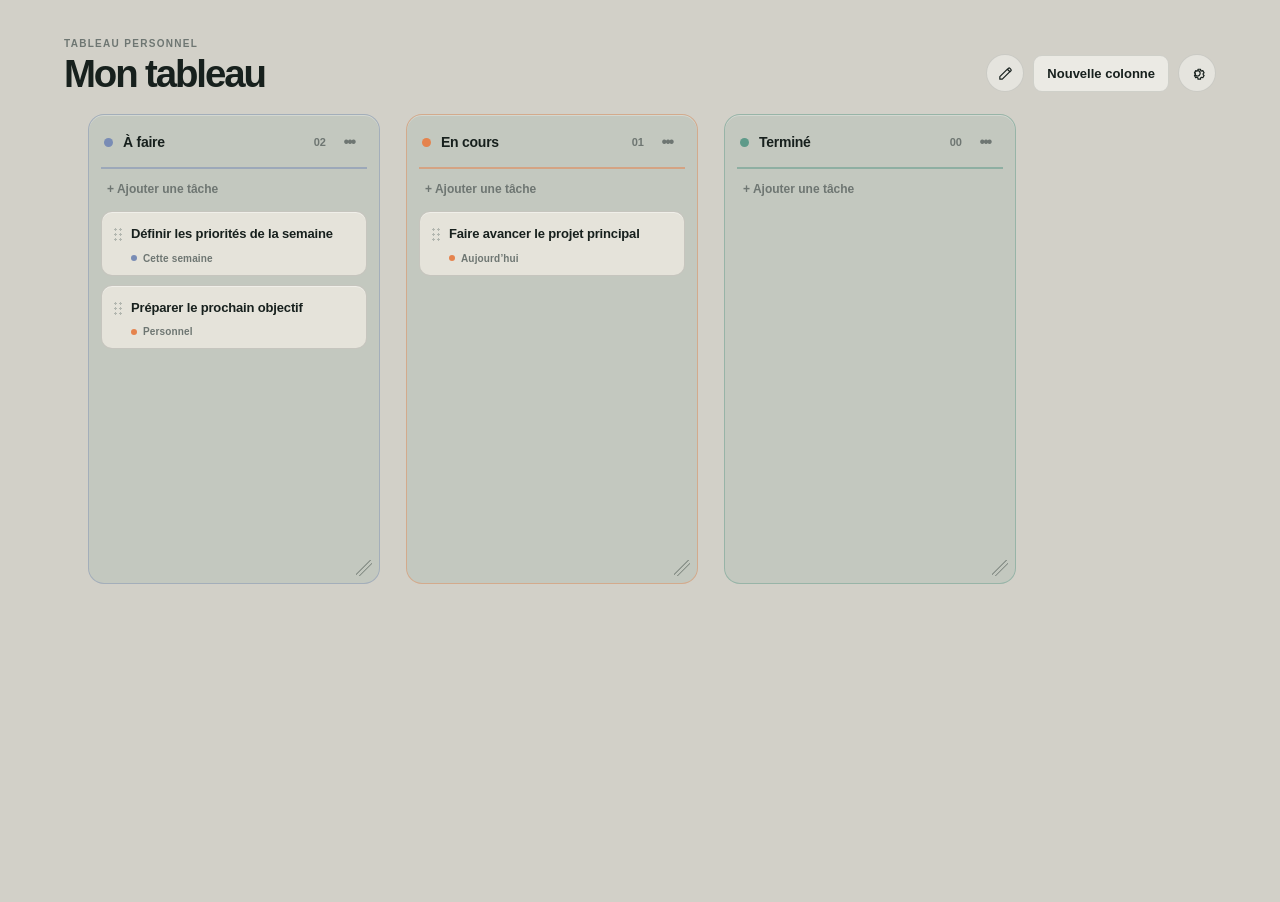
<file: Mon Kanban.app/Contents/Resources/kanban-bureau/index.html>
<!doctype html>
<html lang="fr">
  <head>
    <meta charset="UTF-8" />
    <meta name="viewport" content="width=device-width, initial-scale=1.0" />
    <title>Mon tableau</title>
    <meta name="theme-color" content="#e9e5dc" />
    <meta name="description" content="Un tableau Kanban personnel, simple et personnalisable." />
    <link rel="manifest" href="manifest.webmanifest" />
    <link rel="icon" href="icon.svg" type="image/svg+xml" />
    <link rel="stylesheet" href="styles.css" />
  </head>
  <body>
    <main class="app-shell">
      <header class="topbar">
        <div class="title-block">
          <p class="eyebrow">TABLEAU PERSONNEL</p>
          <h1 id="boardTitle">Mon tableau</h1>
        </div>
        <div class="topbar-actions">
          <button class="icon-button" id="renameBoard" title="Renommer le tableau" aria-label="Renommer le tableau">
            <svg viewBox="0 0 24 24" aria-hidden="true"><path d="M4 16.5V20h3.5L18.2 9.3l-3.5-3.5L4 16.5Zm13.9-12.1 1.7 1.7a1.5 1.5 0 0 1 0 2.1l-1.4 1.4-3.5-3.5 1.4-1.4a1.5 1.5 0 0 1 2.1 0Z"/></svg>
          </button>
          <button class="text-button" id="addColumn">Nouvelle colonne</button>
          <button class="icon-button" id="settingsButton" title="Sauvegarde et réglages" aria-label="Sauvegarde et réglages">
            <svg viewBox="0 0 24 24" aria-hidden="true"><path d="M12 15.5A3.5 3.5 0 1 0 12 8a3.5 3.5 0 0 0 0 7.5Zm8-3.5 1.3-1-1.8-3.1-1.6.7a7.7 7.7 0 0 0-1.4-.8L16.3 6h-3.6l-.2 1.8a7.7 7.7 0 0 0-1.4.8l-1.6-.7L7.7 11 9 12a6.9 6.9 0 0 0 0 1.9l-1.3 1 1.8 3.1 1.6-.7c.4.3.9.6 1.4.8l.2 1.8h3.6l.2-1.8c.5-.2 1-.5 1.4-.8l1.6.7 1.8-3.1-1.3-1a6.9 6.9 0 0 0 0-1.9Z"/></svg>
          </button>
        </div>
      </header>

      <section class="board" id="board" aria-label="Tableau Kanban"></section>
    </main>

    <template id="columnTemplate">
      <article class="column">
        <div class="column-head">
          <span class="column-swatch"></span>
          <button class="column-name" title="Modifier la colonne"></button>
          <span class="count"></span>
          <button class="more-button" title="Options de la colonne" aria-label="Options de la colonne">•••</button>
        </div>
        <div class="task-list" tabindex="0"></div>
        <button class="add-task">+ Ajouter une tâche</button>
        <div class="column-resize" title="Ajuster la largeur" aria-hidden="true"></div>
      </article>
    </template>

    <template id="taskTemplate">
      <article class="task" draggable="true">
        <div class="task-grip" aria-hidden="true"></div>
        <p class="task-title"></p>
        <div class="task-bottom"><span class="task-dot"></span><span class="task-label"></span></div>
      </article>
    </template>

    <dialog id="taskDialog" class="dialog">
      <form method="dialog" id="taskForm">
        <div class="dialog-header"><p class="eyebrow" id="taskDialogEyebrow">NOUVELLE TÂCHE</p><button value="cancel" class="close-button" aria-label="Fermer">×</button></div>
        <label>Tâche<input id="taskName" required maxlength="120" placeholder="Ex. Répondre aux messages" /></label>
        <label>Étiquette / détail<input id="taskLabel" maxlength="60" placeholder="Ex. Important" /></label>
        <label>Couleur<input id="taskColor" type="color" value="#E5834D" /></label>
        <div class="dialog-actions"><button type="button" class="danger-button" id="deleteTask">Supprimer</button><span></span><button value="cancel" class="secondary-button">Annuler</button><button class="primary-button" value="default">Enregistrer</button></div>
      </form>
    </dialog>

    <dialog id="columnDialog" class="dialog">
      <form method="dialog" id="columnForm">
        <div class="dialog-header"><p class="eyebrow" id="columnDialogEyebrow">NOUVELLE COLONNE</p><button value="cancel" class="close-button" aria-label="Fermer">×</button></div>
        <label>Nom de la colonne<input id="columnName" required maxlength="40" placeholder="Ex. En cours" /></label>
        <label>Couleur<input id="columnColor" type="color" value="#E5834D" /></label>
        <div class="dialog-actions"><button type="button" class="danger-button" id="deleteColumn">Supprimer</button><span></span><button value="cancel" class="secondary-button">Annuler</button><button class="primary-button" value="default">Enregistrer</button></div>
      </form>
    </dialog>

    <dialog id="settingsDialog" class="dialog">
      <form method="dialog" id="settingsForm">
        <div class="dialog-header"><p class="eyebrow">SAUVEGARDE</p><button value="cancel" class="close-button" aria-label="Fermer">×</button></div>
        <p class="dialog-copy">Tes changements sont sauvegardés automatiquement dans ce navigateur.</p>
        <div class="settings-actions"><button type="button" class="secondary-button" id="exportBoard">Exporter une copie</button><label class="secondary-button import-label">Importer une copie<input id="importBoard" type="file" accept="application/json" /></label></div>
        <p class="dialog-copy small-copy">L’export est utile si tu changes de navigateur ou de Mac.</p>
        <div class="dialog-actions"><button type="button" class="danger-button" id="resetBoard">Réinitialiser le tableau</button><span></span><button class="primary-button" value="default">Fermer</button></div>
      </form>
    </dialog>
    <script src="app.js"></script>
  </body>
</html>
</file>
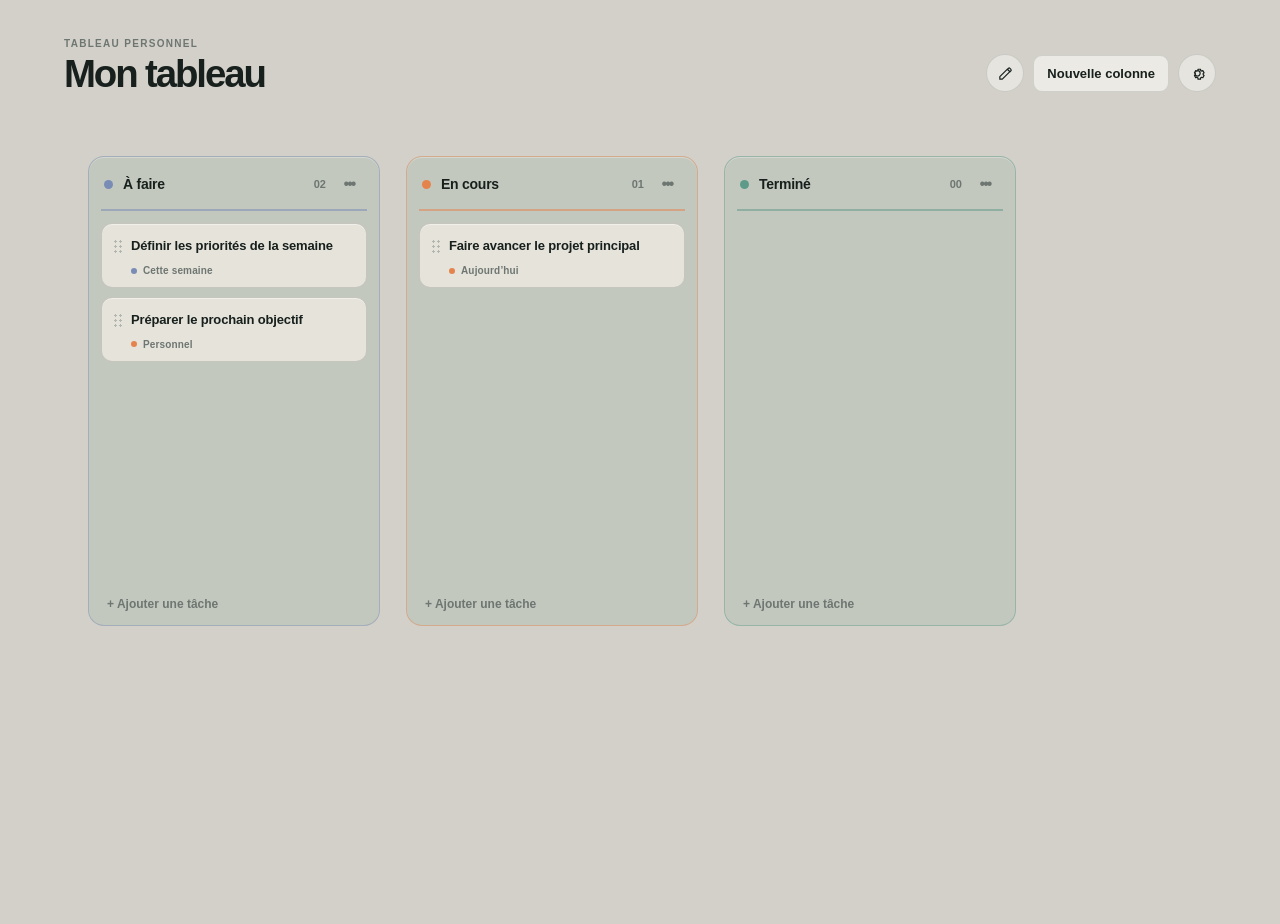
<file: Mon Kanban.app/Contents/Resources/kanban-bureau/kanban-bureau/index.html>
<!doctype html>
<html lang="fr">
  <head>
    <meta charset="UTF-8" />
    <meta name="viewport" content="width=device-width, initial-scale=1.0" />
    <title>Mon tableau</title>
    <meta name="theme-color" content="#e9e5dc" />
    <meta name="description" content="Un tableau Kanban personnel, simple et personnalisable." />
    <link rel="manifest" href="manifest.webmanifest" />
    <link rel="icon" href="icon.svg" type="image/svg+xml" />
    <link rel="stylesheet" href="styles.css" />
  </head>
  <body>
    <main class="app-shell">
      <header class="topbar">
        <div class="title-block">
          <p class="eyebrow">TABLEAU PERSONNEL</p>
          <h1 id="boardTitle">Mon tableau</h1>
        </div>
        <div class="topbar-actions">
          <button class="icon-button" id="renameBoard" title="Renommer le tableau" aria-label="Renommer le tableau">
            <svg viewBox="0 0 24 24" aria-hidden="true"><path d="M4 16.5V20h3.5L18.2 9.3l-3.5-3.5L4 16.5Zm13.9-12.1 1.7 1.7a1.5 1.5 0 0 1 0 2.1l-1.4 1.4-3.5-3.5 1.4-1.4a1.5 1.5 0 0 1 2.1 0Z"/></svg>
          </button>
          <button class="text-button" id="addColumn">Nouvelle colonne</button>
          <button class="icon-button" id="settingsButton" title="Sauvegarde et réglages" aria-label="Sauvegarde et réglages">
            <svg viewBox="0 0 24 24" aria-hidden="true"><path d="M12 15.5A3.5 3.5 0 1 0 12 8a3.5 3.5 0 0 0 0 7.5Zm8-3.5 1.3-1-1.8-3.1-1.6.7a7.7 7.7 0 0 0-1.4-.8L16.3 6h-3.6l-.2 1.8a7.7 7.7 0 0 0-1.4.8l-1.6-.7L7.7 11 9 12a6.9 6.9 0 0 0 0 1.9l-1.3 1 1.8 3.1 1.6-.7c.4.3.9.6 1.4.8l.2 1.8h3.6l.2-1.8c.5-.2 1-.5 1.4-.8l1.6.7 1.8-3.1-1.3-1a6.9 6.9 0 0 0 0-1.9Z"/></svg>
          </button>
        </div>
      </header>

      <section class="board" id="board" aria-label="Tableau Kanban"></section>
    </main>

    <template id="columnTemplate">
      <article class="column">
        <div class="column-head">
          <span class="column-swatch"></span>
          <button class="column-name" title="Modifier la colonne"></button>
          <span class="count"></span>
          <button class="more-button" title="Options de la colonne" aria-label="Options de la colonne">•••</button>
        </div>
        <div class="task-list" tabindex="0"></div>
        <button class="add-task">+ Ajouter une tâche</button>
      </article>
    </template>

    <template id="taskTemplate">
      <article class="task" draggable="true">
        <div class="task-grip" aria-hidden="true"></div>
        <p class="task-title"></p>
        <div class="task-bottom"><span class="task-dot"></span><span class="task-label"></span></div>
      </article>
    </template>

    <dialog id="taskDialog" class="dialog">
      <form method="dialog" id="taskForm">
        <div class="dialog-header"><p class="eyebrow" id="taskDialogEyebrow">NOUVELLE TÂCHE</p><button value="cancel" class="close-button" aria-label="Fermer">×</button></div>
        <label>Tâche<input id="taskName" required maxlength="120" placeholder="Ex. Répondre aux messages" /></label>
        <label>Étiquette / détail<input id="taskLabel" maxlength="60" placeholder="Ex. Important" /></label>
        <label>Couleur<input id="taskColor" type="color" value="#E5834D" /></label>
        <div class="dialog-actions"><button type="button" class="danger-button" id="deleteTask">Supprimer</button><span></span><button value="cancel" class="secondary-button">Annuler</button><button class="primary-button" value="default">Enregistrer</button></div>
      </form>
    </dialog>

    <dialog id="columnDialog" class="dialog">
      <form method="dialog" id="columnForm">
        <div class="dialog-header"><p class="eyebrow" id="columnDialogEyebrow">NOUVELLE COLONNE</p><button value="cancel" class="close-button" aria-label="Fermer">×</button></div>
        <label>Nom de la colonne<input id="columnName" required maxlength="40" placeholder="Ex. En cours" /></label>
        <label>Couleur<input id="columnColor" type="color" value="#E5834D" /></label>
        <div class="dialog-actions"><button type="button" class="danger-button" id="deleteColumn">Supprimer</button><span></span><button value="cancel" class="secondary-button">Annuler</button><button class="primary-button" value="default">Enregistrer</button></div>
      </form>
    </dialog>

    <dialog id="settingsDialog" class="dialog">
      <form method="dialog" id="settingsForm">
        <div class="dialog-header"><p class="eyebrow">SAUVEGARDE</p><button value="cancel" class="close-button" aria-label="Fermer">×</button></div>
        <p class="dialog-copy">Tes changements sont sauvegardés automatiquement dans ce navigateur.</p>
        <div class="settings-actions"><button type="button" class="secondary-button" id="exportBoard">Exporter une copie</button><label class="secondary-button import-label">Importer une copie<input id="importBoard" type="file" accept="application/json" /></label></div>
        <p class="dialog-copy small-copy">L’export est utile si tu changes de navigateur ou de Mac.</p>
        <div class="dialog-actions"><button type="button" class="danger-button" id="resetBoard">Réinitialiser le tableau</button><span></span><button class="primary-button" value="default">Fermer</button></div>
      </form>
    </dialog>
    <script src="app.js"></script>
  </body>
</html>
</file>
<file: Mon Kanban.app/Contents/Resources/kanban-bureau/styles.css>
:root { --ink:#17201d; --muted:#6e7672; --line:rgba(23,32,29,.13); --paper:rgba(255,255,252,.71); --accent:#E5834D; }
* { box-sizing:border-box; }
body { margin:0; min-width:720px; color:var(--ink); font-family:ui-sans-serif,-apple-system,BlinkMacSystemFont,"Segoe UI",sans-serif; background:#d2d0c8; }
.app-shell { position:relative; min-height:100dvh; padding:38px clamp(28px,5vw,82px) 52px; }
.topbar { display:flex; justify-content:space-between; align-items:end; gap:24px; max-width:1680px; margin:0 auto 14px; }
.eyebrow { margin:0 0 7px; font-size:10px; font-weight:750; letter-spacing:.13em; color:var(--muted); }
h1 { margin:0; font-size:clamp(30px,3vw,44px); letter-spacing:-.055em; line-height:.95; font-weight:740; }
.topbar-actions { display:flex; align-items:center; gap:9px; }
button { font:inherit; cursor:pointer; border:0; color:inherit; transition:transform .18s cubic-bezier(.16,1,.3,1),background .18s ease,opacity .18s ease; }
button:active { transform:scale(.98) translateY(1px); }
.text-button,.secondary-button,.primary-button,.danger-button { border-radius:9px; padding:10px 13px; font-size:13px; font-weight:650; }
.text-button,.secondary-button { background:rgba(255,255,252,.55); border:1px solid var(--line); }
.text-button:hover,.secondary-button:hover { background:#fff; }
.icon-button { width:38px; height:38px; display:grid; place-items:center; border-radius:50%; background:rgba(255,255,252,.42); border:1px solid var(--line); }
.icon-button svg { width:17px; fill:none; stroke:currentColor; stroke-width:1.7; stroke-linejoin:round; }
.board { position:relative; max-width:1680px; min-height:calc(100dvh - 156px); margin:0 auto; overflow:auto; padding:2px; }
.column { position:absolute; width:292px; display:flex; flex-direction:column; min-height:470px; background:#c3c8bf; border:1px solid color-mix(in srgb,var(--accent) 44%,transparent); border-radius:16px; padding:12px; box-shadow:inset 0 1px 0 rgba(255,255,255,.28); }
.column.is-moving { opacity:.82; z-index:3; cursor:grabbing; box-shadow:0 18px 38px -24px rgba(23,32,29,.72),inset 0 1px 0 rgba(255,255,255,.17); }
.column.is-resizing { z-index:3; user-select:none; }
.column-head { display:grid; grid-template-columns:11px 1fr auto 30px; align-items:center; gap:8px; min-height:34px; padding:0 3px 10px; border-bottom:2px solid color-mix(in srgb,var(--accent) 52%,transparent); cursor:grab; touch-action:none; }
.column-swatch { width:9px; height:9px; border-radius:50%; background:var(--accent); }
.column-name { background:transparent; text-align:left; padding:3px 0; font-size:14px; font-weight:730; letter-spacing:-.018em; overflow:hidden; white-space:nowrap; text-overflow:ellipsis; }
.column-name:hover { opacity:.62; }.count { font-size:11px; font-weight:700; color:var(--muted); font-variant-numeric:tabular-nums; }
.more-button { background:transparent; color:var(--muted); font-size:16px; line-height:1; letter-spacing:-2px; padding:7px; border-radius:7px; }.more-button:hover { background:rgba(23,32,29,.07); }
.task-list { order:1; flex:1; display:flex; flex-direction:column; gap:9px; padding:12px 0; min-height:104px; border-radius:10px; transition:background .16s ease,outline .16s ease; }
.task-list.is-over { background:rgba(255,255,255,.48); outline:1px dashed rgba(23,32,29,.3); outline-offset:-4px; }
.task { position:relative; padding:13px 13px 11px 29px; background:#e5e3da; border:1px solid rgba(23,32,29,.15); border-radius:11px; box-shadow:inset 0 1px 0 rgba(255,255,255,.4); cursor:grab; animation:rise .35s cubic-bezier(.16,1,.3,1) both; }.task:active { cursor:grabbing; }.task.dragging { opacity:.35; }.task:hover { transform:translateY(-2px); background:#efede4; }
.task-grip { position:absolute; top:15px; left:11px; width:9px; height:14px; opacity:.55; background:radial-gradient(circle,#89918b 1.1px,transparent 1.3px) 0 0/5px 5px; }.task-title { margin:0; font-size:13px; line-height:1.35; font-weight:630; letter-spacing:-.012em; }.task-bottom { display:flex; align-items:center; gap:6px; margin-top:10px; }.task-dot { width:6px; height:6px; border-radius:50%; background:var(--accent); }.task-label { font-size:10px; color:var(--muted); font-weight:650; letter-spacing:.015em; }.add-task { order:0; width:100%; margin-top:5px; padding:8px 6px 3px; background:transparent; color:var(--muted); text-align:left; font-size:12px; font-weight:650; }.add-task:hover { color:var(--ink); }
.column-resize { position:absolute; right:7px; bottom:7px; width:16px; height:16px; cursor:ew-resize; touch-action:none; opacity:.52; background:linear-gradient(135deg,transparent 43%,#59635d 44% 48%,transparent 49% 57%,#59635d 58% 62%,transparent 63%); }.column-resize:hover { opacity:1; }
.dialog { width:min(420px,calc(100vw - 32px)); border:1px solid rgba(23,32,29,.12); border-radius:18px; padding:0; background:#faf9f4; color:var(--ink); box-shadow:0 26px 80px rgba(23,32,29,.24); }.dialog::backdrop { background:rgba(29,37,33,.28); backdrop-filter:blur(4px); }.dialog form { padding:23px; }.dialog-header { display:flex; justify-content:space-between; align-items:start; margin-bottom:20px; }.close-button { background:transparent; color:var(--muted); font-size:25px; line-height:.7; padding:2px 5px; }.dialog label { display:grid; gap:7px; margin-bottom:15px; color:#4c5550; font-size:12px; font-weight:700; }.dialog input[type="text"],.dialog input:not([type]) { width:100%; border:1px solid var(--line); border-radius:9px; padding:10px 11px; color:var(--ink); font:inherit; font-size:14px; background:#fffefa; outline:none; }.dialog input:focus { border-color:var(--accent); box-shadow:0 0 0 3px color-mix(in srgb,var(--accent) 16%,transparent); }.dialog input[type="color"] { width:100%; height:37px; padding:3px; border:1px solid var(--line); border-radius:9px; background:#fffefa; }.dialog-actions { display:grid; grid-template-columns:auto 1fr auto auto; align-items:center; gap:8px; margin-top:25px; }.primary-button { background:var(--ink); color:#fff; }.primary-button:hover { opacity:.85; }.danger-button { background:transparent; color:#a6483a; padding-left:0; }.danger-button:hover { opacity:.7; }.dialog-copy { margin:-4px 0 20px; font-size:13px; color:var(--muted); line-height:1.45; }.small-copy { margin-top:14px; font-size:11px; }.settings-actions { display:flex; gap:9px; flex-wrap:wrap; }.import-label { position:relative; display:inline-flex; align-items:center; cursor:pointer; }.import-label input { position:absolute; inset:0; opacity:0; cursor:pointer; }
@keyframes rise { from { opacity:0; transform:translateY(8px); } to { opacity:1; transform:translateY(0); } }
@media (max-width:760px) { body { min-width:0; }.app-shell { padding:24px 16px; }.topbar { align-items:start; margin-bottom:26px; }.topbar-actions { flex-wrap:wrap; justify-content:end; }.text-button { font-size:0; width:38px; height:38px; padding:0; }.text-button::after { content:"+"; font-size:20px; font-weight:400; }.board { min-height:calc(100dvh - 145px); }.column { width:270px; min-height:470px; } }
</file>
<file: Mon Kanban.app/Contents/Resources/kanban-bureau/kanban-bureau/styles.css>
:root { --ink:#17201d; --muted:#6e7672; --line:rgba(23,32,29,.13); --paper:rgba(255,255,252,.71); --accent:#E5834D; }
* { box-sizing:border-box; }
body { margin:0; min-width:720px; color:var(--ink); font-family:ui-sans-serif,-apple-system,BlinkMacSystemFont,"Segoe UI",sans-serif; background:#d2d0c8; }
.app-shell { position:relative; min-height:100dvh; padding:38px clamp(28px,5vw,82px) 52px; }
.topbar { display:flex; justify-content:space-between; align-items:end; gap:24px; max-width:1680px; margin:0 auto 36px; }
.eyebrow { margin:0 0 7px; font-size:10px; font-weight:750; letter-spacing:.13em; color:var(--muted); }
h1 { margin:0; font-size:clamp(30px,3vw,44px); letter-spacing:-.055em; line-height:.95; font-weight:740; }
.topbar-actions { display:flex; align-items:center; gap:9px; }
button { font:inherit; cursor:pointer; border:0; color:inherit; transition:transform .18s cubic-bezier(.16,1,.3,1),background .18s ease,opacity .18s ease; }
button:active { transform:scale(.98) translateY(1px); }
.text-button,.secondary-button,.primary-button,.danger-button { border-radius:9px; padding:10px 13px; font-size:13px; font-weight:650; }
.text-button,.secondary-button { background:rgba(255,255,252,.55); border:1px solid var(--line); }
.text-button:hover,.secondary-button:hover { background:#fff; }
.icon-button { width:38px; height:38px; display:grid; place-items:center; border-radius:50%; background:rgba(255,255,252,.42); border:1px solid var(--line); }
.icon-button svg { width:17px; fill:none; stroke:currentColor; stroke-width:1.7; stroke-linejoin:round; }
.board { position:relative; max-width:1680px; min-height:calc(100dvh - 156px); margin:0 auto; overflow:auto; padding:2px; }
.column { position:absolute; width:292px; display:flex; flex-direction:column; min-height:470px; background:#c3c8bf; border:1px solid color-mix(in srgb,var(--accent) 44%,transparent); border-radius:16px; padding:12px; box-shadow:inset 0 1px 0 rgba(255,255,255,.28); }
.column.is-moving { opacity:.82; z-index:3; cursor:grabbing; box-shadow:0 18px 38px -24px rgba(23,32,29,.72),inset 0 1px 0 rgba(255,255,255,.17); }
.column-head { display:grid; grid-template-columns:11px 1fr auto 30px; align-items:center; gap:8px; min-height:34px; padding:0 3px 10px; border-bottom:2px solid color-mix(in srgb,var(--accent) 52%,transparent); cursor:grab; touch-action:none; }
.column-swatch { width:9px; height:9px; border-radius:50%; background:var(--accent); }
.column-name { background:transparent; text-align:left; padding:3px 0; font-size:14px; font-weight:730; letter-spacing:-.018em; overflow:hidden; white-space:nowrap; text-overflow:ellipsis; }
.column-name:hover { opacity:.62; }.count { font-size:11px; font-weight:700; color:var(--muted); font-variant-numeric:tabular-nums; }
.more-button { background:transparent; color:var(--muted); font-size:16px; line-height:1; letter-spacing:-2px; padding:7px; border-radius:7px; }.more-button:hover { background:rgba(23,32,29,.07); }
.task-list { flex:1; display:flex; flex-direction:column; gap:9px; padding:12px 0; min-height:104px; border-radius:10px; transition:background .16s ease,outline .16s ease; }
.task-list.is-over { background:rgba(255,255,255,.48); outline:1px dashed rgba(23,32,29,.3); outline-offset:-4px; }
.task { position:relative; padding:13px 13px 11px 29px; background:#e5e3da; border:1px solid rgba(23,32,29,.15); border-radius:11px; box-shadow:inset 0 1px 0 rgba(255,255,255,.4); cursor:grab; animation:rise .35s cubic-bezier(.16,1,.3,1) both; }.task:active { cursor:grabbing; }.task.dragging { opacity:.35; }.task:hover { transform:translateY(-2px); background:#efede4; }
.task-grip { position:absolute; top:15px; left:11px; width:9px; height:14px; opacity:.55; background:radial-gradient(circle,#89918b 1.1px,transparent 1.3px) 0 0/5px 5px; }.task-title { margin:0; font-size:13px; line-height:1.35; font-weight:630; letter-spacing:-.012em; }.task-bottom { display:flex; align-items:center; gap:6px; margin-top:10px; }.task-dot { width:6px; height:6px; border-radius:50%; background:var(--accent); }.task-label { font-size:10px; color:var(--muted); font-weight:650; letter-spacing:.015em; }.add-task { width:100%; padding:10px 6px 2px; background:transparent; color:var(--muted); text-align:left; font-size:12px; font-weight:650; }.add-task:hover { color:var(--ink); }
.dialog { width:min(420px,calc(100vw - 32px)); border:1px solid rgba(23,32,29,.12); border-radius:18px; padding:0; background:#faf9f4; color:var(--ink); box-shadow:0 26px 80px rgba(23,32,29,.24); }.dialog::backdrop { background:rgba(29,37,33,.28); backdrop-filter:blur(4px); }.dialog form { padding:23px; }.dialog-header { display:flex; justify-content:space-between; align-items:start; margin-bottom:20px; }.close-button { background:transparent; color:var(--muted); font-size:25px; line-height:.7; padding:2px 5px; }.dialog label { display:grid; gap:7px; margin-bottom:15px; color:#4c5550; font-size:12px; font-weight:700; }.dialog input[type="text"],.dialog input:not([type]) { width:100%; border:1px solid var(--line); border-radius:9px; padding:10px 11px; color:var(--ink); font:inherit; font-size:14px; background:#fffefa; outline:none; }.dialog input:focus { border-color:var(--accent); box-shadow:0 0 0 3px color-mix(in srgb,var(--accent) 16%,transparent); }.dialog input[type="color"] { width:100%; height:37px; padding:3px; border:1px solid var(--line); border-radius:9px; background:#fffefa; }.dialog-actions { display:grid; grid-template-columns:auto 1fr auto auto; align-items:center; gap:8px; margin-top:25px; }.primary-button { background:var(--ink); color:#fff; }.primary-button:hover { opacity:.85; }.danger-button { background:transparent; color:#a6483a; padding-left:0; }.danger-button:hover { opacity:.7; }.dialog-copy { margin:-4px 0 20px; font-size:13px; color:var(--muted); line-height:1.45; }.small-copy { margin-top:14px; font-size:11px; }.settings-actions { display:flex; gap:9px; flex-wrap:wrap; }.import-label { position:relative; display:inline-flex; align-items:center; cursor:pointer; }.import-label input { position:absolute; inset:0; opacity:0; cursor:pointer; }
@keyframes rise { from { opacity:0; transform:translateY(8px); } to { opacity:1; transform:translateY(0); } }
@media (max-width:760px) { body { min-width:0; }.app-shell { padding:24px 16px; }.topbar { align-items:start; margin-bottom:26px; }.topbar-actions { flex-wrap:wrap; justify-content:end; }.text-button { font-size:0; width:38px; height:38px; padding:0; }.text-button::after { content:"+"; font-size:20px; font-weight:400; }.board { min-height:calc(100dvh - 145px); }.column { width:270px; min-height:470px; } }
</file>
